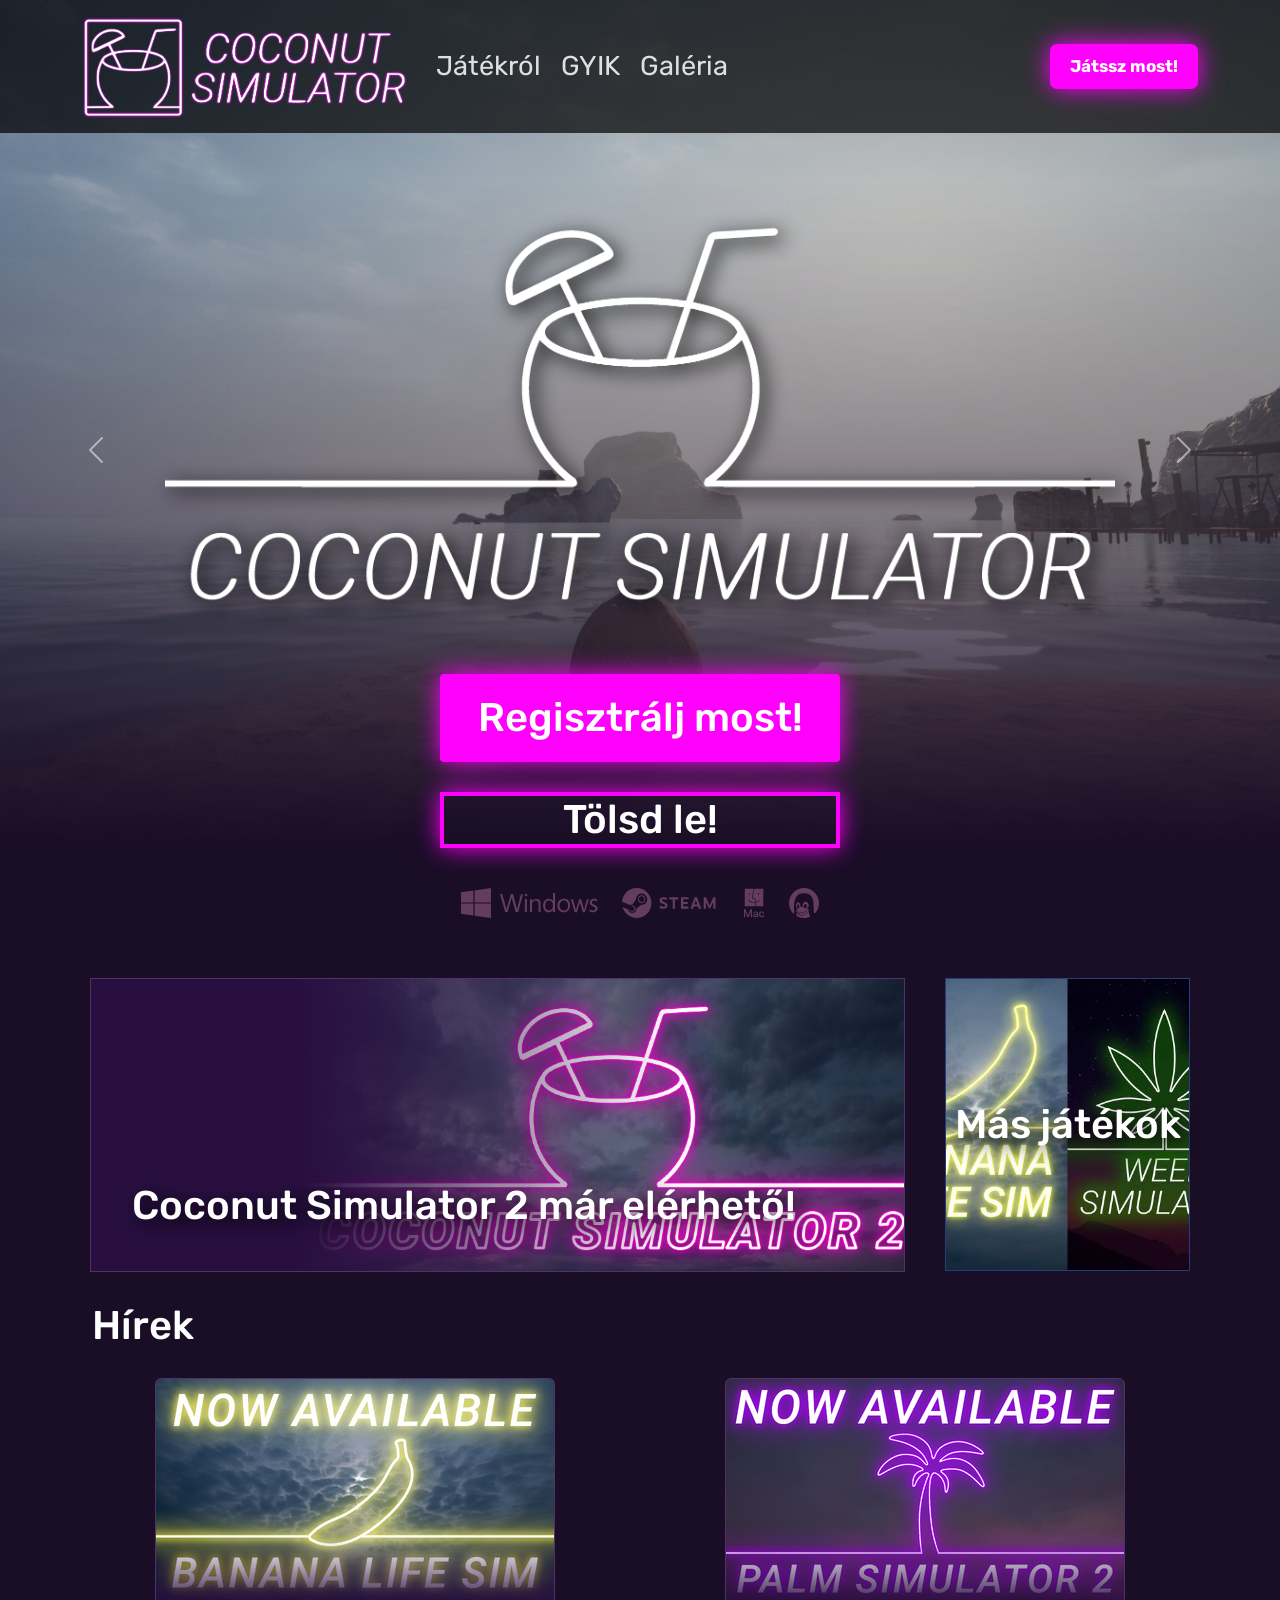
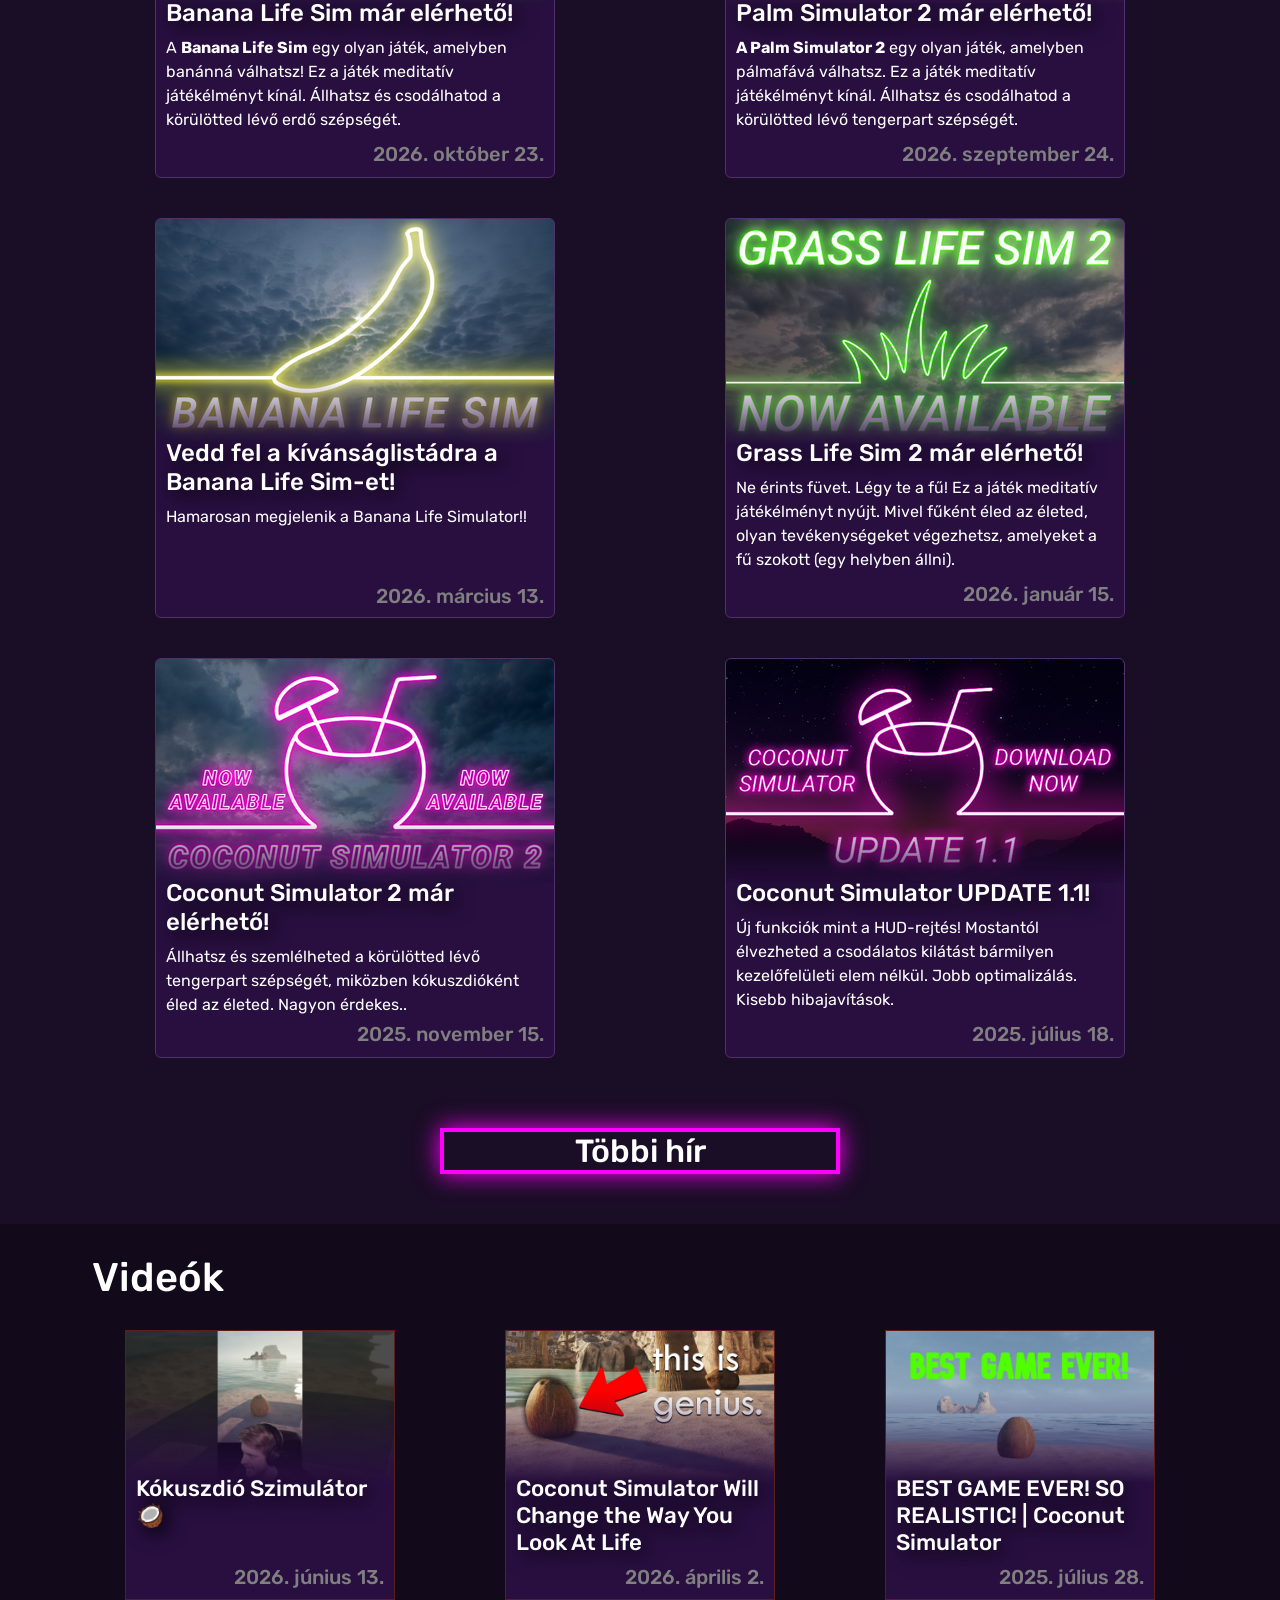
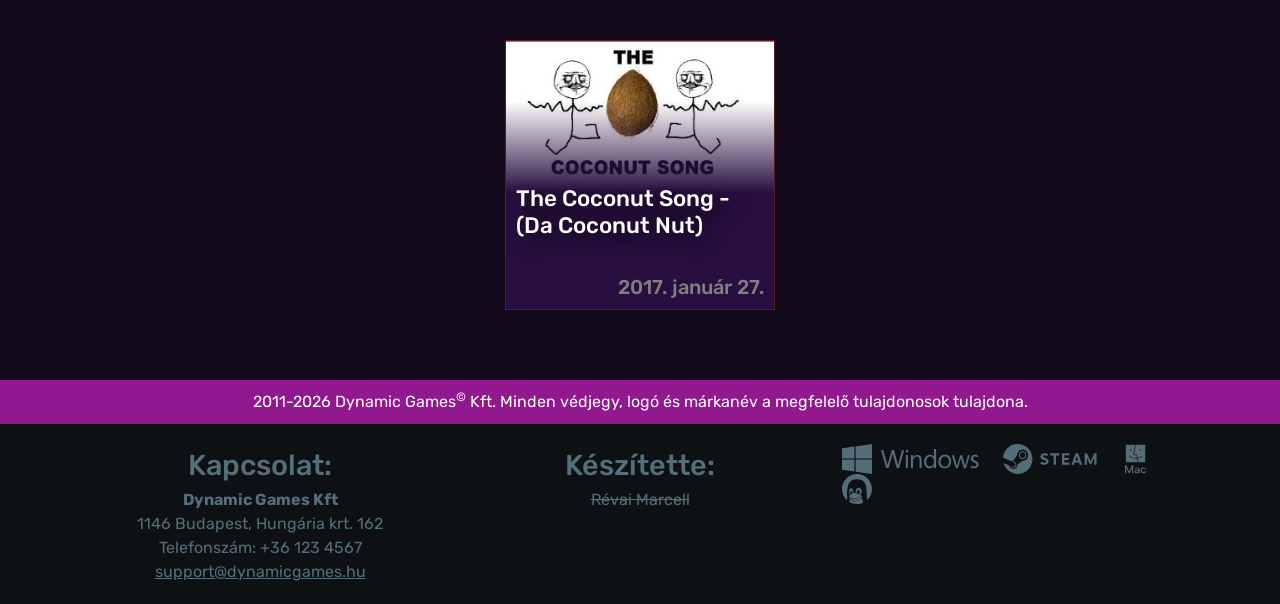
<file: index.html>
<!DOCTYPE html>
<html lang="hu">

<head>
    <meta charset="UTF-8">
    <meta name="viewport" content="width=device-width, initial-scale=1.0">
    <title>Coconut Simulator</title>
    <link rel="icon" href="PICS/logo4.png">
    <link rel="preconnect" href="https://fonts.googleapis.com">
    <link rel="preconnect" href="https://fonts.gstatic.com" crossorigin>
    <link href="https://fonts.googleapis.com/css2?family=Rubik:ital,wght@0,300..900;1,300..900&display=swap"
        rel="stylesheet">
    <link href="https://cdn.jsdelivr.net/npm/bootstrap@5.0.2/dist/css/bootstrap.min.css" rel="stylesheet"
        integrity="sha384-EVSTQN3/azprG1Anm3QDgpJLIm9Nao0Yz1ztcQTwFspd3yD65VohhpuuCOmLASjC" crossorigin="anonymous">
    <link rel="stylesheet" href="CSS/style.css">
    <style>
        * {
            font-family: "Rubik", sans-serif;
        }
    </style>
</head>

<body>
    <nav class="navbar navbar-expand-lg navbar-dark fixed-top">
        <div class="container">
            <a class="navbar-brand" href="#">
                <div class="navbarlogo">
                    <img src="PICS/logo5.png" alt="Logo" title="Logo" width="328" height="104"
                        class="d-inline-block align-text-top">
                </div>
            </a>
            <div class="collapse navbar-collapse" id="navbarNav">
                <ul class="navbar-nav">
                    <li class="nav-item">
                        <a href="infos.html">Játékról</a>
                    </li>
                    <li class="nav-item">
                        <a href="gyik.html">GYIK</a>
                    </li>
                    <li class="nav-item">
                        <a href="galery.html">Galéria</a>
                    </li>
                </ul>
            </div>
            <a href="https://store.steampowered.com/app/3335120/Coconut_Simulator" target="_blank" class="playnowbutton">Játssz most!</a>
            <button class="navbar-toggler" type="button" data-bs-toggle="collapse" data-bs-target="#navbarNav"
                aria-controls="navbarNav" aria-expanded="false" aria-label="Toggle navigation">
                <span class="navbar-toggler-icon"></span>
            </button>
        </div>
    </nav>

    <main>
        <div class="title container-fluid" style="padding: 0px;">
            <div id="carouselExample" class="carousel slide carousel-fade" data-bs-ride="carousel">
                <div class="carousel-inner">
                    <div class="carousel-item active">
                        <img src="PICS/screenshot1.jpg" class="d-block w-100" alt="Screenshot1">
                        <img src="PICS/fade.png" class="filter" alt="">
                    </div>
                    <div class="carousel-item">
                        <img src="PICS/screenshot2.jpg" class="d-block w-100" alt="Screenshot2">
                        <img src="PICS/fade.png" class="filter" alt="">
                    </div>
                    <div class="carousel-item">
                        <img src="PICS/screenshot3.jpg" class="d-block w-100" alt="Screenshot3">
                        <img src="PICS/fade.png" class="filter" alt="">
                    </div>
                    <div class="carousel-item">
                        <img src="PICS/screenshot4.jpg" class="d-block w-100" alt="Screenshot4">
                        <img src="PICS/fade.png" class="filter" alt="">
                    </div>
                    <div class="carousel-item">
                        <img src="PICS/screenshot5.jpg" class="d-block w-100" alt="Screenshot5">
                        <img src="PICS/fade.png" class="filter" alt="">
                    </div>
                </div>
                <button class="carousel-control-prev" type="button" data-bs-target="#carouselExample"
                    data-bs-slide="prev">
                    <span class="carousel-control-prev-icon" aria-hidden="true"></span>
                </button>
                <button class="carousel-control-next" type="button" data-bs-target="#carouselExample"
                    data-bs-slide="next">
                    <span class="carousel-control-next-icon" aria-hidden="true"></span>
                </button>
            </div>
            <div class="logodiv">
                <img src="PICS/logo6.png" alt="Főoldal logo" title="Főoldal logo">
            </div>
            <div class="registerbutton">
                <a href="https://store.steampowered.com/join">
                    <h1>Regisztrálj most!</h1>
                </a>
            </div>
            <div class="downloadbutton">
                <a href="https://store.steampowered.com/app/3335120/Coconut_Simulator">
                    <h1>Tölsd le!</h1>
                </a>
            </div>
        </div>
        <div class="platforms">
            <div class="row">
                <div class="col-auto">
                    <img src="PICS/svg/win.svg" alt="Windows" title="Windows">
                </div>
                <div class="col-auto">
                    <a href="https://store.steampowered.com/app/3335120/Coconut_Simulator" target="_blank"><img
                            src="PICS/svg/steam.svg" alt="Steam" title="Steam"></a>
                </div>
                <div class="col-auto">
                    <img src="PICS/svg/mac.svg" alt="MacOS" title="MacOS">
                </div>
                <div class="col-auto">
                    <a href="https://www.protondb.com/app/3335120" target="_blank"><img src="PICS/svg/linux.svg"
                            alt="Linux" title="Linux"></a>
                </div>
            </div>
        </div>
        <div class="cards container">
            <div class="mainnews">
                <div class="row">
                    <div class="col col-lg-9 col-12">
                        <a href="https://store.steampowered.com/app/3880190/Coconut_Simulator_2" target="_blank">
                            <div class="bigcard">
                                <h1>Coconut Simulator 2 már elérhető!</h1>
                            </div>
                        </a>
                    </div>
                    <div class="col col-lg-3 col-12">
                        <a href="https://store.steampowered.com/search/?hwtype=0&developer=Dynamic%20Games&ndl=1"
                            target="_blank">
                            <div class="othergames">
                                <h1>Más játékok</h1>
                            </div>
                        </a>
                    </div>
                </div>
            </div>
            <div class="news">
                <h1 class="NewsTitle">Hírek</h1>
                <div class="row">
                    <div class="col">
                        <a href="">
                            <div class="card" id="news6">
                                <h2>Banana Life Sim már elérhető!</h2>
                                <p>A <strong>Banana Life Sim</strong> egy olyan játék, amelyben banánná válhatsz!
                                    Ez a játék meditatív játékélményt kínál. Állhatsz és csodálhatod a körülötted lévő
                                    erdő szépségét.
                                </p>
                                <h3>2026. október 23.</h3>
                            </div>
                        </a>
                    </div>
                    <div class="col">
                        <a href="">
                            <div class="card" id="news5">
                                <h2>Palm Simulator 2 már elérhető!</h2>
                                <p>
                                    <strong>A Palm Simulator 2</strong> egy olyan játék, amelyben pálmafává válhatsz. 
                                    Ez a játék meditatív játékélményt kínál. Állhatsz és csodálhatod a körülötted lévő
                                    tengerpart szépségét.
                                </p>
                                <h3>2026. szeptember 24.</h3>
                            </div>
                        </a>
                    </div>
                    <div class="col">
                        <a href="">
                            <div class="card" id="news4">
                                <h2>Vedd fel a kívánságlistádra a Banana Life Sim-et!</h2>
                                <p>Hamarosan megjelenik a Banana Life Simulator!!</p>
                                <h3 style="margin-top: 55px;">2026. március 13.</h3>
                            </div>
                        </a>
                    </div>
                    <div class="col">
                        <a href="">
                            <div class="card" id="news3">
                                <h2>Grass Life Sim 2 már elérhető!</h2>
                                <p>Ne érints füvet. Légy te a fű! Ez a játék meditatív játékélményt nyújt. 
                                Mivel fűként éled az életed, olyan tevékenységeket végezhetsz, amelyeket a fű szokott (egy helyben állni).</p>
                                <h3>2026. január 15.</h3>
                            </div>
                        </a>
                    </div>
                    <div class="col">
                        <a href="">
                            <div class="card" id="news2">
                                <h2>Coconut Simulator 2 már elérhető!</h2>
                                <p>
                                    Állhatsz és szemlélheted a körülötted lévő tengerpart szépségét, miközben kókuszdióként éled az életed. Nagyon érdekes..
                                </p>
                                <h3 style="margin-top: 5px;">2025. november 15.</h3>
                            </div>
                        </a>
                    </div>
                    <div class="col">
                        <a href="">
                            <div class="card" id="news1">
                                <h2>Coconut Simulator UPDATE 1.1!</h2>
                                <p>Új funkciók mint a HUD-rejtés! 
                                    Mostantól élvezheted a csodálatos kilátást bármilyen kezelőfelületi elem nélkül. 
                                    Jobb optimalizálás. Kisebb hibajavítások.
                                </p>
                                <h3>2025. július 18.</h3>
                            </div>
                        </a>
                    </div>
                </div>
                <div class="downloadbutton" style="margin: 50px auto" >
                    <a href="https://store.steampowered.com/news/app/3335120">
                        <h2 style="margin: 0px;">Többi hír</h2>
                    </a>
                </div>
            </div>
        </div>
        <div class="videos container-fluid">
            <div class="videocards container">
                <h1 class="NewsTitle" style="margin-top: 20px;">Videók</h1>
                <div class="row">
                    <div class="col">
                        <a href="https://www.youtube.com/shorts/wGwb-GXtTVI" target="_blank" style="text-decoration: none;">
                            <div class="card2" id="video1">
                                <h2>Kókuszdió Szimulátor 🥥</h2>
                                <h3 style="margin-top: 35px;">2026. június 13.</h3>
                            </div>
                        </a>
                    </div>
                    <div class="col">
                        <a href="https://www.youtube.com/watch?v=dYvdXSC1Iz8&t" target="_blank" style="text-decoration: none;">
                            <div class="card2" id="video2">
                                <h2>Coconut Simulator Will Change the Way You Look At Life</h2>
                                <h3>2026. április 2.</h3>
                            </div>
                        </a>
                    </div>
                    <div class="col">
                        <a href="https://www.youtube.com/watch?v=VDt2jm8CkHg" target="_blank" style="text-decoration: none;">
                            <div class="card2" id="video3">
                                <h2>BEST GAME EVER! SO REALISTIC! | Coconut Simulator</h2>
                                <h3>2025. július 28.</h3>
                            </div>
                        </a>
                    </div>
                    <div class="col">
                        <a href="https://www.youtube.com/watch?v=PKQPey6L42M" target="_blank" style="text-decoration: none;">
                            <div class="card2" id="video4">
                                <h2>The Coconut Song - (Da Coconut Nut)</h2>
                                <h3 style="margin-top: 35px;">2017. január 27.</h3>
                            </div>
                        </a>
                    </div>
                </div>
            </div>
        </div>
    </main>
    <div class="earlyfooter">
      <div class="container text-center">
        <p>2011-2026 Dynamic Games<sup>©</sup> Kft. Minden védjegy, logó és márkanév a megfelelő tulajdonosok tulajdona.</p>
      </div>
    </div>
    <footer>
      <div class="container text-center">
        <div class="row">
          <div class="col">
            <p style="font-size: 180%; font-weight: 500;">Kapcsolat:</p>
            <strong>Dynamic Games Kft</strong>
            <p>1146 Budapest, Hungária krt. 162</p>
            <p>Telefonszám: +36 123 4567</p>
            <a href="mailto:support@dynamicgames.hu">support@dynamicgames.hu</a>
          </div>
          <div class="col">
            <p style="font-size: 180%; font-weight: 500;">Készítette:</p>
            <p><del>Révai Marcell</del></p>
          </div>
          <div class="col">
                <div class="row">
                    <div class="col-auto">
                        <img src="PICS/svg/win.svg" alt="Windows" title="Windows">
                    </div>
                    <div class="col-auto">
                        <a href="https://store.steampowered.com/app/3335120/Coconut_Simulator" target="_blank"><img
                                src="PICS/svg/steam.svg" alt="Steam" title="Steam"></a>
                    </div>
                    <div class="col-auto">
                        <img src="PICS/svg/mac.svg" alt="MacOS" title="MacOS">
                    </div>
                    <div class="col-auto">
                        <a href="https://www.protondb.com/app/3335120" target="_blank"><img src="PICS/svg/linux.svg"
                                alt="Linux" title="Linux"></a>
                    </div>
                </div>
          </div>
        </div>
      </div>
    </footer>
    <script src="https://cdn.jsdelivr.net/npm/@popperjs/core@2.9.2/dist/umd/popper.min.js"
        integrity="sha384-IQsoLXl5PILFhosVNubq5LC7Qb9DXgDA9i+tQ8Zj3iwWAwPtgFTxbJ8NT4GN1R8p"
        crossorigin="anonymous">
    </script>
    <script src="https://cdn.jsdelivr.net/npm/bootstrap@5.0.2/dist/js/bootstrap.min.js"
        integrity="sha384-cVKIPhGWiC2Al4u+LWgxfKTRIcfu0JTxR+EQDz/bgldoEyl4H0zUF0QKbrJ0EcQF"
        crossorigin="anonymous">
    </script>
</body>
</html>
</file>
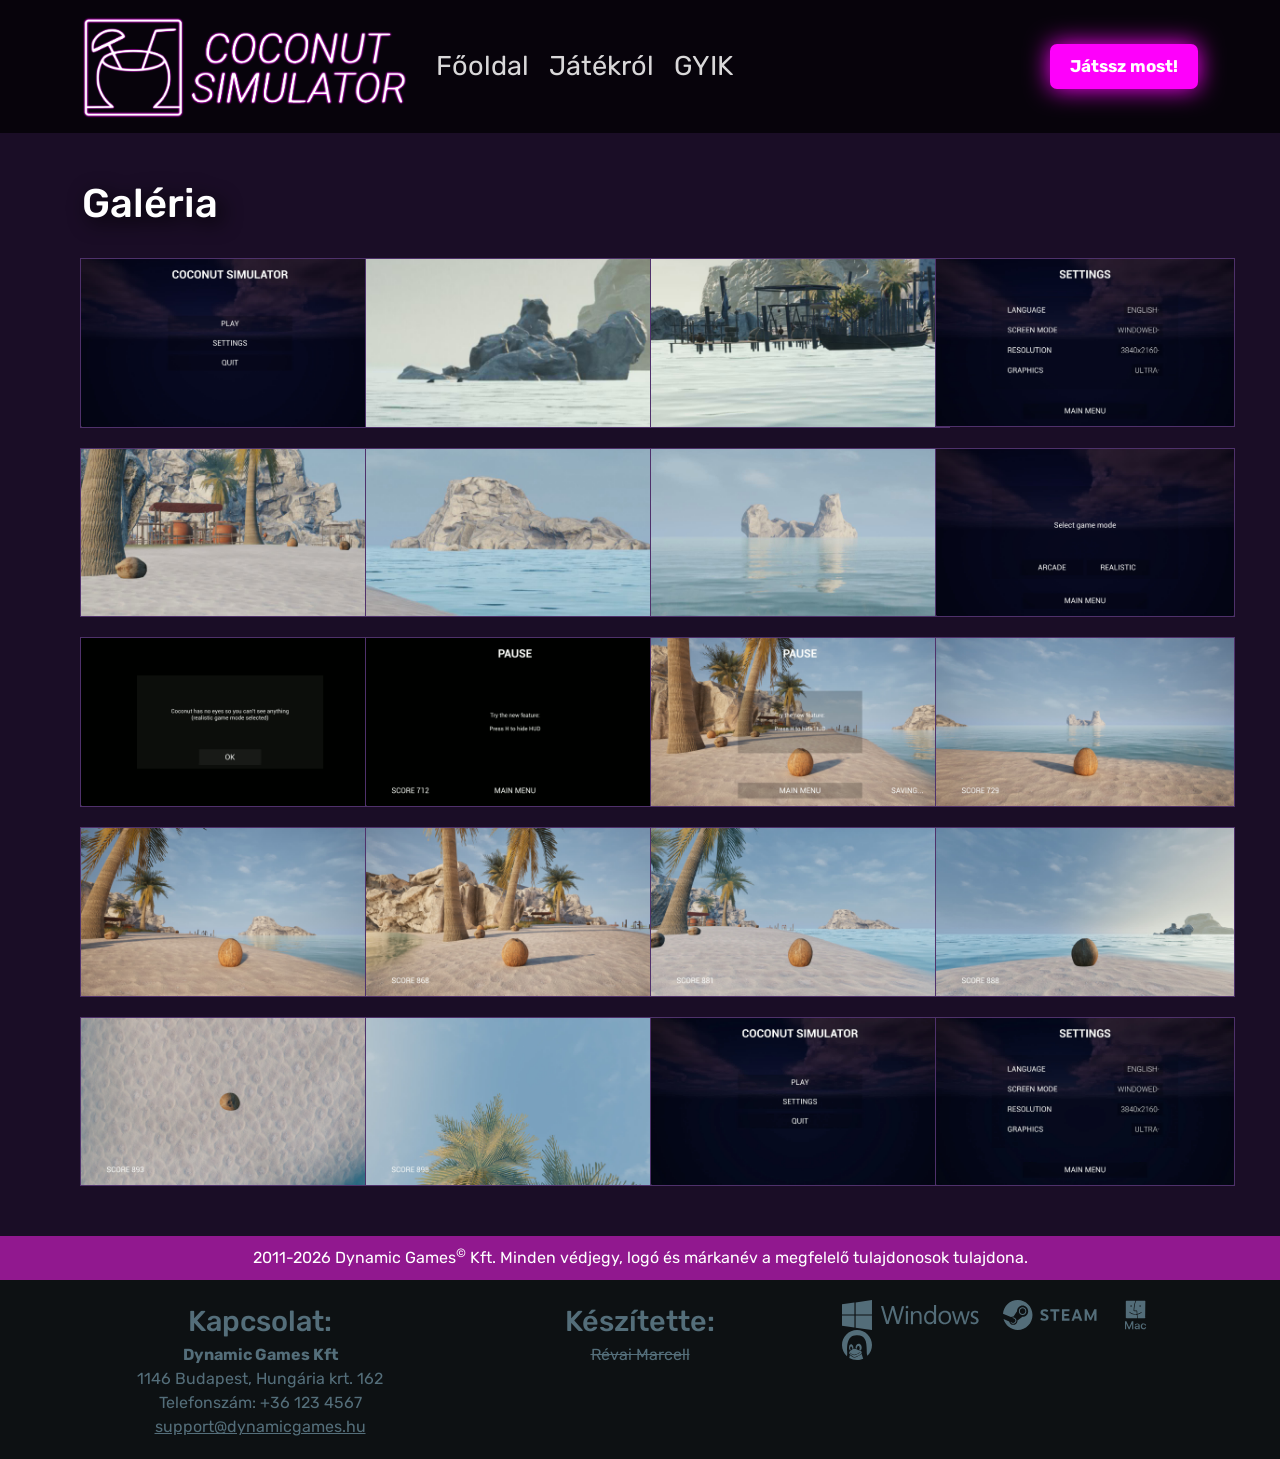
<file: galery.html>
<!DOCTYPE html>
<html lang="hu">

<head>
    <meta charset="UTF-8">
    <meta name="viewport" content="width=device-width, initial-scale=1.0">
    <title>Coconut Simulator</title>
    <link rel="icon" href="PICS/logo4.png">
    <link rel="preconnect" href="https://fonts.googleapis.com">
    <link rel="preconnect" href="https://fonts.gstatic.com" crossorigin>
    <link href="https://fonts.googleapis.com/css2?family=Rubik:ital,wght@0,300..900;1,300..900&display=swap"
        rel="stylesheet">
    <link href="https://cdn.jsdelivr.net/npm/bootstrap@5.0.2/dist/css/bootstrap.min.css" rel="stylesheet"
        integrity="sha384-EVSTQN3/azprG1Anm3QDgpJLIm9Nao0Yz1ztcQTwFspd3yD65VohhpuuCOmLASjC" crossorigin="anonymous">
    <link rel="stylesheet" href="CSS/style.css">
    <link rel="stylesheet" href="CSS/galery.css">
    <style>
        * {
            font-family: "Rubik", sans-serif;
        }
    </style>
</head>

<body>
    <nav class="navbar navbar-expand-lg navbar-dark fixed-top">
        <div class="container">
            <a class="navbar-brand" href="index.html">
                <div class="navbarlogo">
                    <img src="PICS/logo5.png" alt="Logo" title="Logo" width="328" height="104"
                        class="d-inline-block align-text-top">
                </div>
            </a>
            <div class="collapse navbar-collapse" id="navbarNav">
                <ul class="navbar-nav">
                    <li class="nav-item">
                        <a href="index.html">Főoldal</a>
                    </li>
                    <li class="nav-item">
                        <a href="infos.html">Játékról</a>
                    </li>
                    <li class="nav-item">
                        <a href="gyik.html">GYIK</a>
                    </li>
                </ul>
            </div>
            <a href="https://store.steampowered.com/app/3335120/Coconut_Simulator" target="_blank"
                class="playnowbutton">Játssz most!</a>
            <button class="navbar-toggler" type="button" data-bs-toggle="collapse" data-bs-target="#navbarNav"
                aria-controls="navbarNav" aria-expanded="false" aria-label="Toggle navigation">
                <span class="navbar-toggler-icon"></span>
            </button>
        </div>
    </nav>

    <main>
        <div class="pictures container">
            <h1>Galéria</h1>
            <div class="row row-cols-xl-4 row-cols-lg-3 row-cols-md-2 row-cols-1">
                <div class="col"><img src="PICS/galery/1.jpg" alt="Képernyőkép a játékból." title="Képernyőkép a játékból."></div>
                <div class="col"><img src="PICS/galery/2.jpg" alt="Képernyőkép a játékból." title="Képernyőkép a játékból."></div>
                <div class="col"><img src="PICS/galery/3.jpg" alt="Képernyőkép a játékból." title="Képernyőkép a játékból."></div>
                <div class="col"><img src="PICS/galery/4.jpg" alt="Képernyőkép a játékból." title="Képernyőkép a játékból."></div>
                <div class="col"><img src="PICS/galery/5.jpg" alt="Képernyőkép a játékból." title="Képernyőkép a játékból."></div>
                <div class="col"><img src="PICS/galery/6.jpg" alt="Képernyőkép a játékból." title="Képernyőkép a játékból."></div>
                <div class="col"><img src="PICS/galery/7.jpg" alt="Képernyőkép a játékból." title="Képernyőkép a játékból."></div>
                <div class="col"><img src="PICS/galery/8.jpg" alt="Képernyőkép a játékból." title="Képernyőkép a játékból."></div>
                <div class="col"><img src="PICS/galery/9.jpg" alt="Képernyőkép a játékból." title="Képernyőkép a játékból."></div>
                <div class="col"><img src="PICS/galery/10.jpg" alt="Képernyőkép a játékból." title="Képernyőkép a játékból."></div>
                <div class="col"><img src="PICS/galery/11.jpg" alt="Képernyőkép a játékból." title="Képernyőkép a játékból."></div>
                <div class="col"><img src="PICS/galery/12.jpg" alt="Képernyőkép a játékból." title="Képernyőkép a játékból."></div>
                <div class="col"><img src="PICS/galery/13.jpg" alt="Képernyőkép a játékból." title="Képernyőkép a játékból."></div>
                <div class="col"><img src="PICS/galery/14.jpg" alt="Képernyőkép a játékból." title="Képernyőkép a játékból."></div>
                <div class="col"><img src="PICS/galery/15.jpg" alt="Képernyőkép a játékból." title="Képernyőkép a játékból."></div>
                <div class="col"><img src="PICS/galery/16.jpg" alt="Képernyőkép a játékból." title="Képernyőkép a játékból."></div>
                <div class="col"><img src="PICS/galery/17.jpg" alt="Képernyőkép a játékból." title="Képernyőkép a játékból."></div>
                <div class="col"><img src="PICS/galery/18.jpg" alt="Képernyőkép a játékból." title="Képernyőkép a játékból."></div>
                <div class="col"><img src="PICS/galery/19.jpg" alt="Képernyőkép a játékból." title="Képernyőkép a játékból."></div>
                <div class="col"><img src="PICS/galery/20.jpg" alt="Képernyőkép a játékból." title="Képernyőkép a játékból."></div>
            </div>
        </div>
    </main>
    <div class="earlyfooter">
        <div class="container text-center">
            <p>2011-2026 Dynamic Games<sup>©</sup> Kft. Minden védjegy, logó és márkanév a megfelelő tulajdonosok tulajdona.</p>
        </div>
    </div>
    <footer>
        <div class="container text-center">
            <div class="row">
                <div class="col">
                    <p style="font-size: 180%; font-weight: 500;">Kapcsolat:</p>
                    <strong>Dynamic Games Kft</strong>
                    <p>1146 Budapest, Hungária krt. 162</p>
                    <p>Telefonszám: +36 123 4567</p>
                    <a href="mailto:support@dynamicgames.hu">support@dynamicgames.hu</a>
                </div>
                <div class="col">
                    <p style="font-size: 180%; font-weight: 500;">Készítette:</p>
                    <p><del>Révai Marcell</del></p>
                </div>
                <div class="col">
                    <div class="row">
                        <div class="col-auto">
                            <img src="PICS/svg/win.svg" alt="Windows" title="Windows">
                        </div>
                        <div class="col-auto">
                            <a href="https://store.steampowered.com/app/3335120/Coconut_Simulator" target="_blank"><img
                                    src="PICS/svg/steam.svg" alt="Steam" title="Steam"></a>
                        </div>
                        <div class="col-auto">
                            <img src="PICS/svg/mac.svg" alt="MacOS" title="MacOS">
                        </div>
                        <div class="col-auto">
                            <a href="https://www.protondb.com/app/3335120" target="_blank"><img src="PICS/svg/linux.svg"
                                    alt="Linux" title="Linux"></a>
                        </div>
                    </div>
                </div>
            </div>
        </div>
    </footer>
<script src="https://cdn.jsdelivr.net/npm/@popperjs/core@2.9.2/dist/umd/popper.min.js"
    integrity="sha384-IQsoLXl5PILFhosVNubq5LC7Qb9DXgDA9i+tQ8Zj3iwWAwPtgFTxbJ8NT4GN1R8p" crossorigin="anonymous">
    </script>
<script src="https://cdn.jsdelivr.net/npm/bootstrap@5.0.2/dist/js/bootstrap.min.js"
    integrity="sha384-cVKIPhGWiC2Al4u+LWgxfKTRIcfu0JTxR+EQDz/bgldoEyl4H0zUF0QKbrJ0EcQF" crossorigin="anonymous">
    </script>
</body>
</html>
</file>
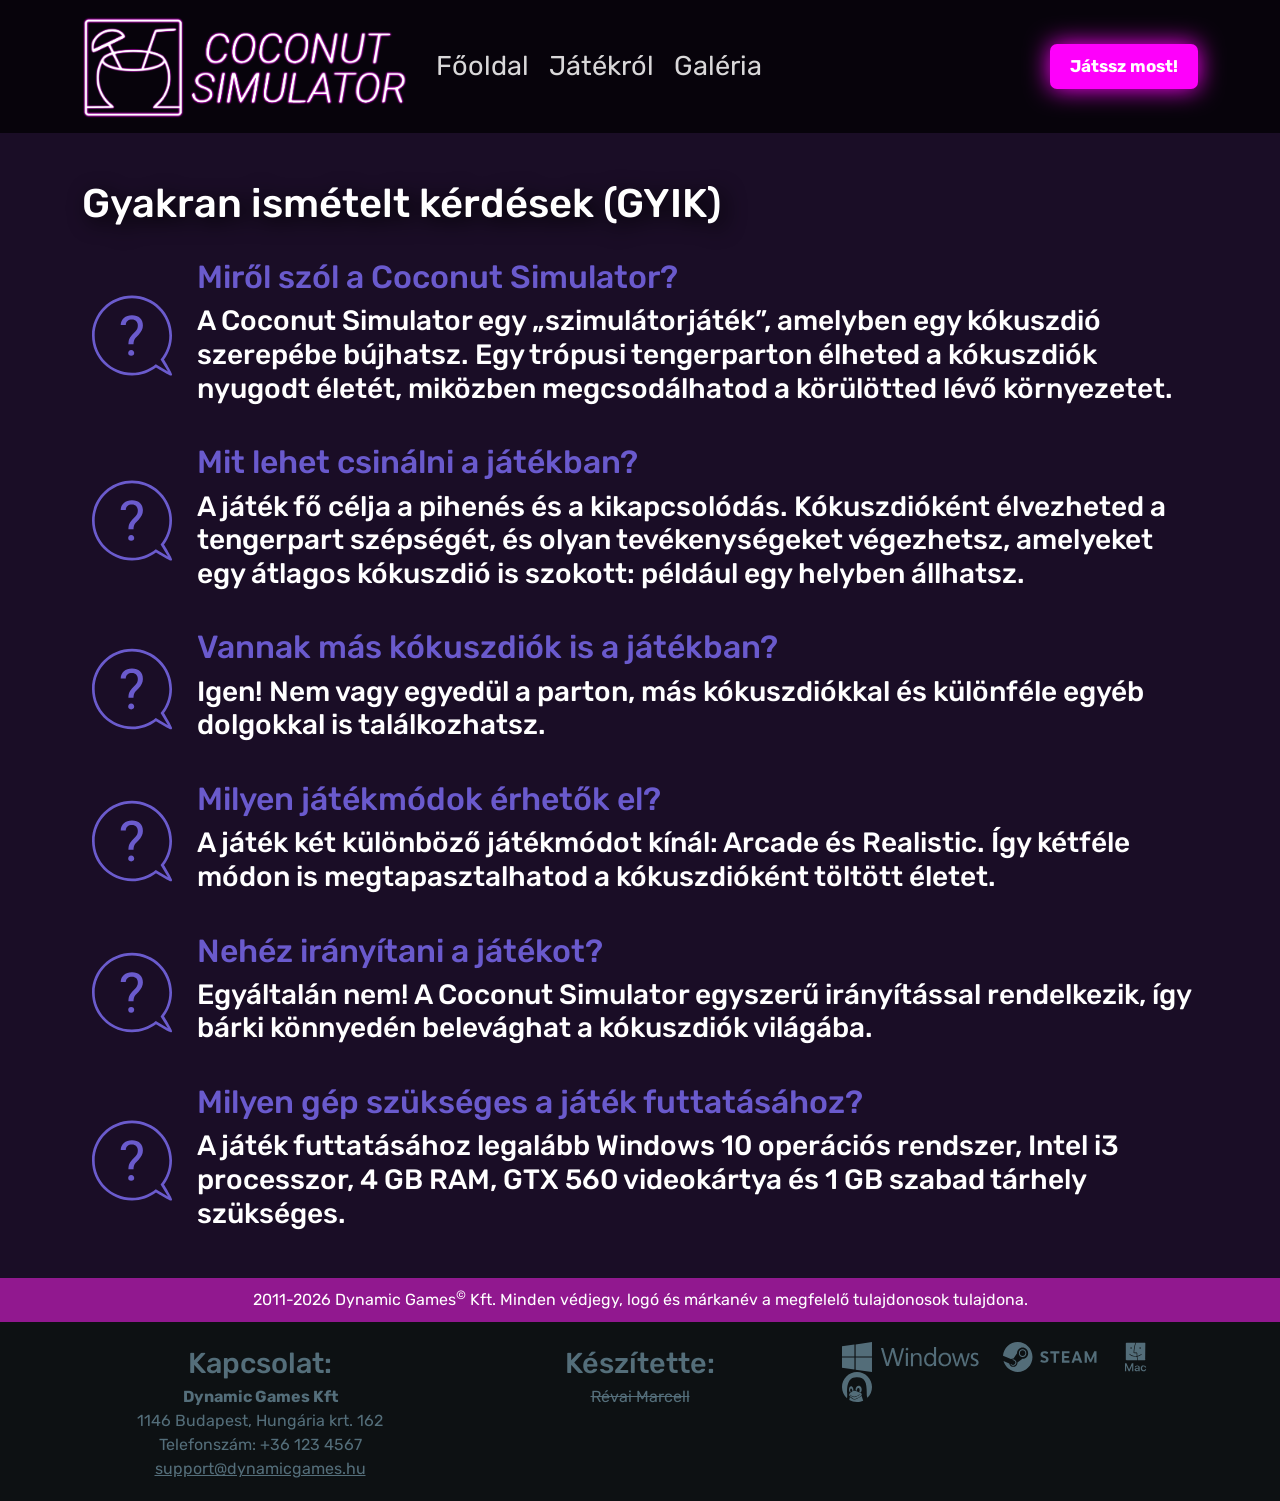
<file: gyik.html>
<!DOCTYPE html>
<html lang="hu">

<head>
    <meta charset="UTF-8">
    <meta name="viewport" content="width=device-width, initial-scale=1.0">
    <title>Coconut Simulator</title>
    <link rel="icon" href="PICS/logo4.png">
    <link rel="preconnect" href="https://fonts.googleapis.com">
    <link rel="preconnect" href="https://fonts.gstatic.com" crossorigin>
    <link href="https://fonts.googleapis.com/css2?family=Rubik:ital,wght@0,300..900;1,300..900&display=swap"
        rel="stylesheet">
    <link href="https://cdn.jsdelivr.net/npm/bootstrap@5.0.2/dist/css/bootstrap.min.css" rel="stylesheet"
        integrity="sha384-EVSTQN3/azprG1Anm3QDgpJLIm9Nao0Yz1ztcQTwFspd3yD65VohhpuuCOmLASjC" crossorigin="anonymous">
    <link rel="stylesheet" href="CSS/style.css">
    <link rel="stylesheet" href="CSS/gyik.css">
    <style>
        * {
            font-family: "Rubik", sans-serif;
        }
    </style>
</head>

<body>
    <nav class="navbar navbar-expand-lg navbar-dark fixed-top">
        <div class="container">
            <a class="navbar-brand" href="index.html">
                <div class="navbarlogo">
                    <img src="PICS/logo5.png" alt="Logo" title="Logo" width="328" height="104"
                        class="d-inline-block align-text-top">
                </div>
            </a>
            <div class="collapse navbar-collapse" id="navbarNav">
                <ul class="navbar-nav">
                    <li class="nav-item">
                        <a href="index.html">Főoldal</a>
                    </li>
                    <li class="nav-item">
                        <a href="infos.html">Játékról</a>
                    </li>
                    <li class="nav-item">
                        <a href="galery.html">Galéria</a>
                    </li>
                </ul>
            </div>
            <a href="https://store.steampowered.com/app/3335120/Coconut_Simulator" target="_blank"
                class="playnowbutton">Játssz most!</a>
            <button class="navbar-toggler" type="button" data-bs-toggle="collapse" data-bs-target="#navbarNav"
                aria-controls="navbarNav" aria-expanded="false" aria-label="Toggle navigation">
                <span class="navbar-toggler-icon"></span>
            </button>
        </div>
    </nav>

    <main>
        <div class="questions container">
            <h1>Gyakran ismételt kérdések (GYIK)</h1>
            <div class="question">
                <img src="PICS/svg/question.svg" title="icon">
                <div class="thequestion">
                    <h2>Miről szól a Coconut Simulator?</h2>
                    <h3>A Coconut Simulator egy <q>szimulátorjáték</q>, amelyben egy kókuszdió szerepébe bújhatsz. Egy trópusi
                        tengerparton élheted a kókuszdiók nyugodt életét, miközben megcsodálhatod a körülötted lévő
                        környezetet.
                    </h3>
                </div>
            </div>
            <div class="question">
                <img src="PICS/svg/question.svg" title="icon">
                <div class="thequestion">
                    <h2>Mit lehet csinálni a játékban?</h2>
                    <h3>A játék fő célja a pihenés és a kikapcsolódás. Kókuszdióként élvezheted a tengerpart szépségét,
                        és olyan tevékenységeket végezhetsz, amelyeket egy átlagos kókuszdió is szokott: például egy
                        helyben állhatsz.
                    </h3>
                </div>
            </div>
            <div class="question">
                <img src="PICS/svg/question.svg" title="icon">
                <div class="thequestion">
                    <h2>Vannak más kókuszdiók is a játékban?</h2>
                    <h3>Igen! Nem vagy egyedül a parton, más kókuszdiókkal és különféle egyéb dolgokkal is
                        találkozhatsz.
                    </h3>
                </div>
            </div>
            <div class="question">
                <img src="PICS/svg/question.svg" title="icon">
                <div class="thequestion">
                    <h2>Milyen játékmódok érhetők el?</h2>
                    <h3>A játék két különböző játékmódot kínál: Arcade és Realistic. Így kétféle módon is
                        megtapasztalhatod a kókuszdióként töltött életet.
                    </h3>
                </div>
            </div>
            <div class="question">
                <img src="PICS/svg/question.svg" title="icon">
                <div class="thequestion">
                    <h2>Nehéz irányítani a játékot?</h2>
                    <h3>Egyáltalán nem! A Coconut Simulator egyszerű irányítással rendelkezik, így bárki könnyedén
                        belevághat a kókuszdiók világába.
                    </h3>
                </div>
            </div>
            <div class="question">
                <img src="PICS/svg/question.svg" title="icon">
                <div class="thequestion">
                    <h2>Milyen gép szükséges a játék futtatásához?</h2>
                    <h3>A játék futtatásához legalább Windows 10 operációs rendszer, Intel i3 processzor, 4 GB RAM, GTX
                        560 videokártya és 1 GB szabad tárhely szükséges.
                    </h3>
                </div>
            </div>
        </div>
    </main>
    <div class="earlyfooter">
        <div class="container text-center">
            <p>2011-2026 Dynamic Games<sup>©</sup> Kft. Minden védjegy, logó és márkanév a megfelelő tulajdonosok tulajdona.</p>
        </div>
    </div>
    <footer>
        <div class="container text-center">
            <div class="row">
                <div class="col">
                    <p style="font-size: 180%; font-weight: 500;">Kapcsolat:</p>
                    <strong>Dynamic Games Kft</strong>
                    <p>1146 Budapest, Hungária krt. 162</p>
                    <p>Telefonszám: +36 123 4567</p>
                    <a href="mailto:support@dynamicgames.hu">support@dynamicgames.hu</a>
                </div>
                <div class="col">
                    <p style="font-size: 180%; font-weight: 500;">Készítette:</p>
                    <p><del>Révai Marcell</del></p>
                </div>
                <div class="col">
                    <div class="row">
                        <div class="col-auto">
                            <img src="PICS/svg/win.svg" alt="Windows" title="Windows">
                        </div>
                        <div class="col-auto">
                            <a href="https://store.steampowered.com/app/3335120/Coconut_Simulator" target="_blank"><img
                                    src="PICS/svg/steam.svg" alt="Steam" title="Steam"></a>
                        </div>
                        <div class="col-auto">
                            <img src="PICS/svg/mac.svg" alt="MacOS" title="MacOS">
                        </div>
                        <div class="col-auto">
                            <a href="https://www.protondb.com/app/3335120" target="_blank"><img src="PICS/svg/linux.svg"
                                    alt="Linux" title="Linux"></a>
                        </div>
                    </div>
                </div>
            </div>
        </div>
    </footer>
<script src="https://cdn.jsdelivr.net/npm/@popperjs/core@2.9.2/dist/umd/popper.min.js"
    integrity="sha384-IQsoLXl5PILFhosVNubq5LC7Qb9DXgDA9i+tQ8Zj3iwWAwPtgFTxbJ8NT4GN1R8p" crossorigin="anonymous">
    </script>
<script src="https://cdn.jsdelivr.net/npm/bootstrap@5.0.2/dist/js/bootstrap.min.js"
    integrity="sha384-cVKIPhGWiC2Al4u+LWgxfKTRIcfu0JTxR+EQDz/bgldoEyl4H0zUF0QKbrJ0EcQF" crossorigin="anonymous">
    </script>
</body>

</html>
</file>
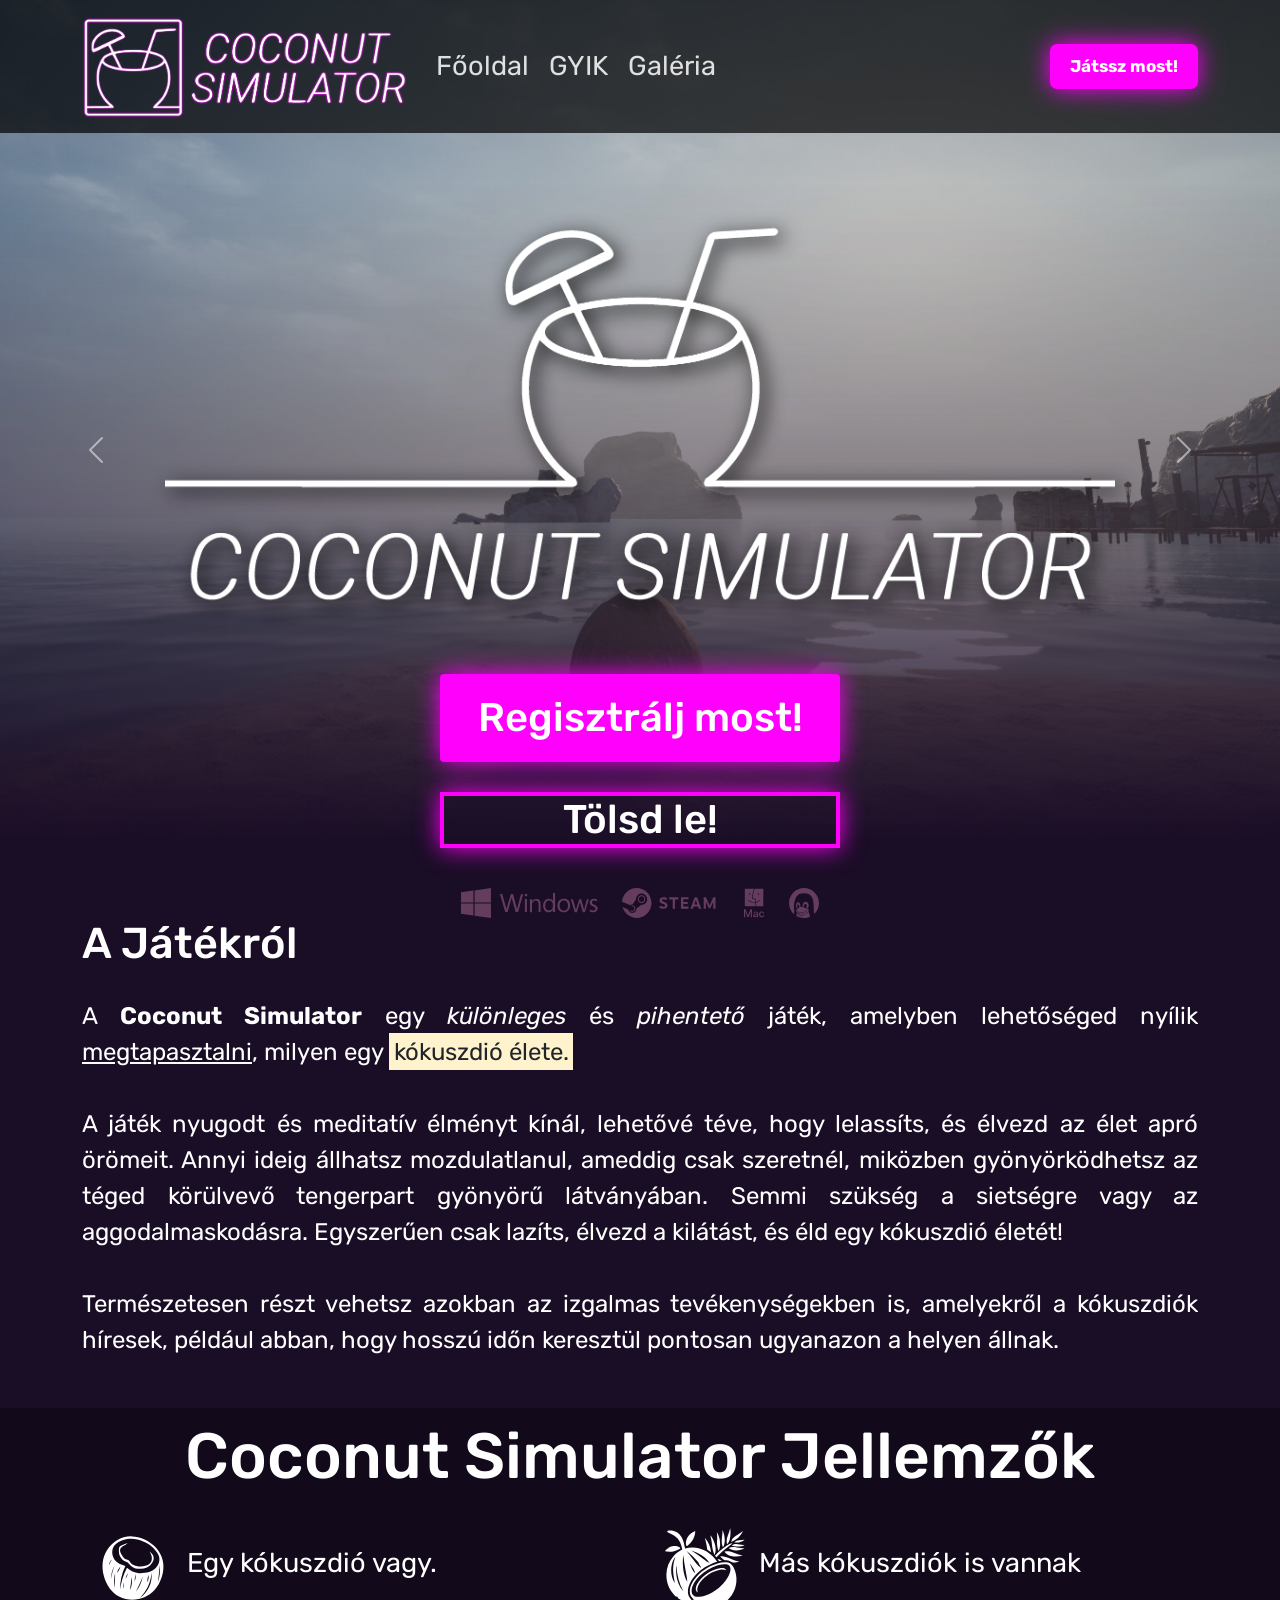
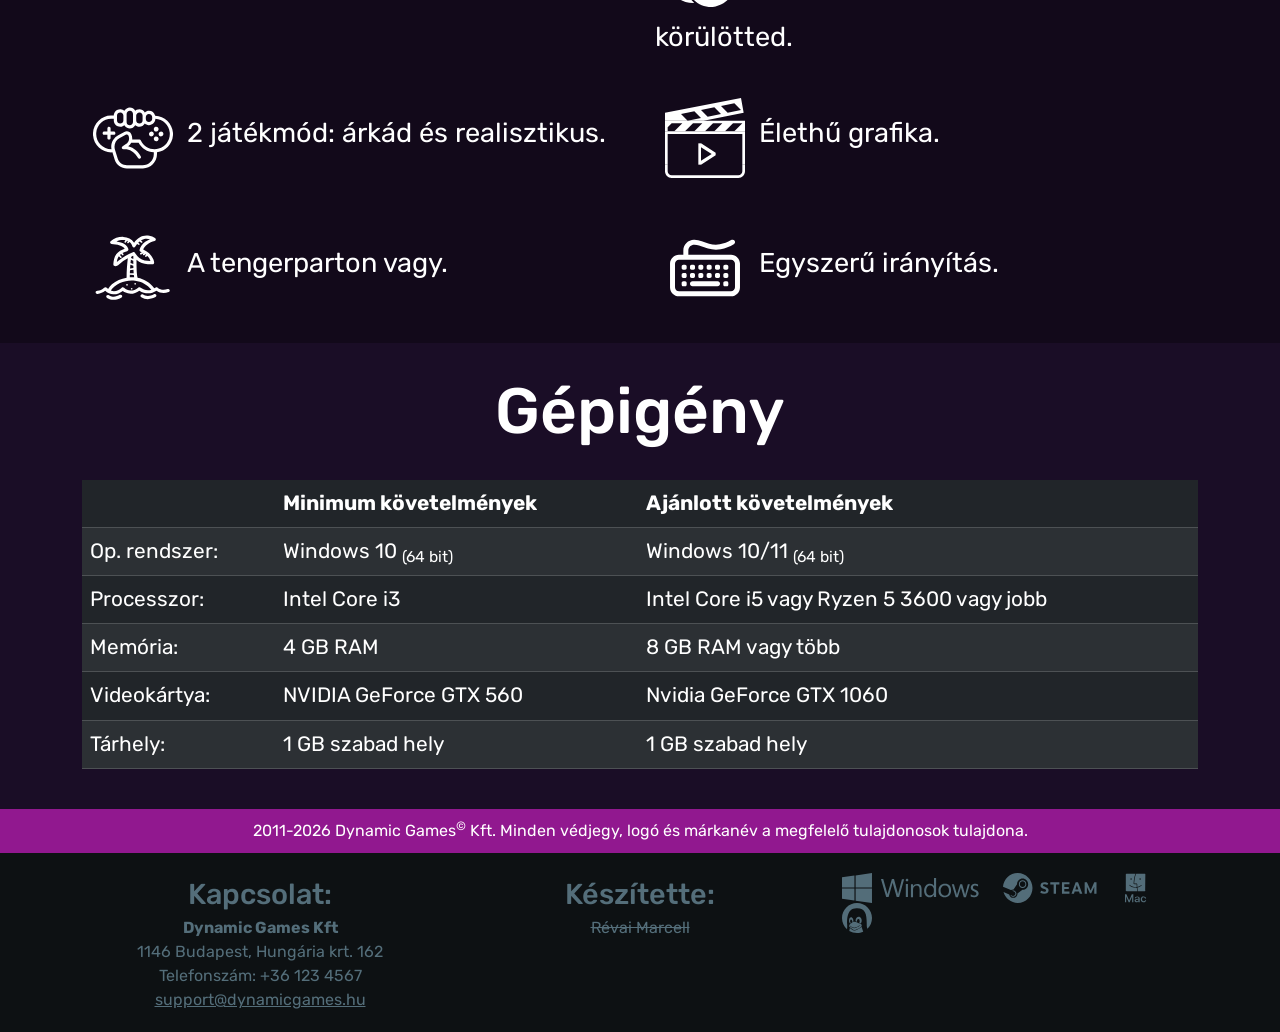
<file: infos.html>
<!DOCTYPE html>
<html lang="hu">

<head>
    <meta charset="UTF-8">
    <meta name="viewport" content="width=device-width, initial-scale=1.0">
    <title>Coconut Simulator</title>
    <link rel="icon" href="PICS/logo4.png">
    <link rel="preconnect" href="https://fonts.googleapis.com">
    <link rel="preconnect" href="https://fonts.gstatic.com" crossorigin>
    <link href="https://fonts.googleapis.com/css2?family=Rubik:ital,wght@0,300..900;1,300..900&display=swap"
        rel="stylesheet">
    <link href="https://cdn.jsdelivr.net/npm/bootstrap@5.0.2/dist/css/bootstrap.min.css" rel="stylesheet"
        integrity="sha384-EVSTQN3/azprG1Anm3QDgpJLIm9Nao0Yz1ztcQTwFspd3yD65VohhpuuCOmLASjC" crossorigin="anonymous">
    <link rel="stylesheet" href="CSS/style.css">
    <link rel="stylesheet" href="CSS/infos.css">
    <style>
        * {
            font-family: "Rubik", sans-serif;
        }
    </style>
</head>


<body>
    <nav class="navbar navbar-expand-lg navbar-dark fixed-top">
        <div class="container">
            <a class="navbar-brand" href="index.html">
                <div class="navbarlogo">
                    <img src="PICS/logo5.png" alt="Logo" title="Logo" width="328" height="104"
                        class="d-inline-block align-text-top">
                </div>
            </a>
            <div class="collapse navbar-collapse" id="navbarNav">
                <ul class="navbar-nav">
                    <li class="nav-item">
                        <a href="index.html">Főoldal</a>
                    </li>
                    <li class="nav-item">
                        <a href="gyik.html">GYIK</a>
                    </li>
                    <li class="nav-item">
                        <a href="galery.html">Galéria</a>
                    </li>
                </ul>
            </div>
            <a href="https://store.steampowered.com/app/3335120/Coconut_Simulator" target="_blank"
                class="playnowbutton">Játssz most!</a>
            <button class="navbar-toggler" type="button" data-bs-toggle="collapse" data-bs-target="#navbarNav"
                aria-controls="navbarNav" aria-expanded="false" aria-label="Toggle navigation">
                <span class="navbar-toggler-icon"></span>
            </button>
        </div>
    </nav>

    <main>
        <div class="title container-fluid" style="padding: 0px;">
            <div id="carouselExample" class="carousel slide carousel-fade" data-bs-ride="carousel">
                <div class="carousel-inner">
                    <div class="carousel-item active">
                        <img src="PICS/screenshot1.jpg" class="d-block w-100" alt="Screenshot1">
                        <img src="PICS/fade.png" class="filter" alt="">
                    </div>
                    <div class="carousel-item">
                        <img src="PICS/screenshot2.jpg" class="d-block w-100" alt="Screenshot2">
                        <img src="PICS/fade.png" class="filter" alt="">
                    </div>
                    <div class="carousel-item">
                        <img src="PICS/screenshot3.jpg" class="d-block w-100" alt="Screenshot3">
                        <img src="PICS/fade.png" class="filter" alt="">
                    </div>
                    <div class="carousel-item">
                        <img src="PICS/screenshot4.jpg" class="d-block w-100" alt="Screenshot4">
                        <img src="PICS/fade.png" class="filter" alt="">
                    </div>
                    <div class="carousel-item">
                        <img src="PICS/screenshot5.jpg" class="d-block w-100" alt="Screenshot5">
                        <img src="PICS/fade.png" class="filter" alt="">
                    </div>
                </div>
                <button class="carousel-control-prev" type="button" data-bs-target="#carouselExample"
                    data-bs-slide="prev">
                    <span class="carousel-control-prev-icon" aria-hidden="true"></span>
                </button>
                <button class="carousel-control-next" type="button" data-bs-target="#carouselExample"
                    data-bs-slide="next">
                    <span class="carousel-control-next-icon" aria-hidden="true"></span>
                </button>
            </div>
            <div class="logodiv">
                <img src="PICS/logo6.png" alt="Főoldal logo" title="Főoldal logo">
            </div>
            <div class="registerbutton">
                <a href="https://store.steampowered.com/join">
                    <h1>Regisztrálj most!</h1>
                </a>
            </div>
            <div class="downloadbutton">
                <a href="https://store.steampowered.com/app/3335120/Coconut_Simulator">
                    <h1>Tölsd le!</h1>
                </a>
            </div>
        </div>
        <div class="platforms">
            <div class="row">
                <div class="col-auto">
                    <img src="PICS/svg/win.svg" alt="Windows" title="Windows">
                </div>
                <div class="col-auto">
                    <a href="https://store.steampowered.com/app/3335120/Coconut_Simulator" target="_blank"><img
                            src="PICS/svg/steam.svg" alt="Steam" title="Steam"></a>
                </div>
                <div class="col-auto">
                    <img src="PICS/svg/mac.svg" alt="MacOS" title="MacOS">
                </div>
                <div class="col-auto">
                    <a href="https://www.protondb.com/app/3335120" target="_blank"><img src="PICS/svg/linux.svg"
                            alt="Linux" title="Linux"></a>
                </div>
            </div>
        </div>
        <div class="description container">
            <article>
                <h2 style="font-size: 270%;">A Játékról</h2>
                <p>A <strong>Coconut Simulator</strong> egy <em>különleges</em> és <em>pihentető</em> játék, amelyben lehetőséged nyílik <ins>megtapasztalni</ins>, milyen
                    egy <mark>kókuszdió élete.</mark><br><br>
                    A játék nyugodt és meditatív élményt kínál, lehetővé téve, hogy lelassíts, és élvezd az élet apró
                    örömeit. Annyi ideig állhatsz mozdulatlanul, ameddig csak szeretnél, miközben gyönyörködhetsz az téged
                    körülvevő tengerpart gyönyörű látványában. Semmi szükség a sietségre vagy az aggodalmaskodásra.
                    Egyszerűen csak lazíts, élvezd a kilátást, és éld egy kókuszdió életét!<br><br>
                    Természetesen részt vehetsz azokban az izgalmas tevékenységekben is, amelyekről a kókuszdiók híresek,
                    például abban, hogy hosszú időn keresztül pontosan ugyanazon a helyen állnak.
                </p>
            </article>
        </div>
        <div class="featuresbackground container-fluid">
            <div class="features container">
                <h1>Coconut Simulator Jellemzők</h1>
                <div class="row row-cols-md-2 row-cols-1">
                    <div class="col"><img src="PICS/svg/feature1.svg" title="icon" class="feature">
                        <p class="feature">Egy kókuszdió vagy.</p>
                    </div>
                    <div class="col"><img src="PICS/svg/feature2.svg" title="icon" class="feature">
                        <p class="feature">Más kókuszdiók is vannak körülötted.</p>
                    </div>
                    <div class="col"><img src="PICS/svg/feature3.svg" title="icon" class="feature">
                        <p class="feature">2 játékmód: árkád és realisztikus.</p>
                    </div>
                    <div class="col"><img src="PICS/svg/feature4.svg" title="icon" class="feature">
                        <p class="feature">Élethű grafika.</p>
                    </div>
                    <div class="col"><img src="PICS/svg/feature5.svg" title="icon" class="feature">
                        <p class="feature">A tengerparton vagy.</p>
                    </div>
                    <div class="col"><img src="PICS/svg/feature6.svg" title="icon" class="feature">
                        <p class="feature">Egyszerű irányítás.</p>
                    </div>
                </div>
            </div>
        </div>
        <div class="requirements container">
            <h1>Gépigény</h1>
            <table class="table table-dark table-striped">
                <thead>
                    <tr>
                        <th scope="col"></th>
                        <th scope="col">Minimum követelmények</th>
                        <th scope="col">Ajánlott követelmények</th>
                    </tr>
                </thead>
                <tbody>
                    <tr>
                        <td>Op. rendszer:</td>
                        <td>Windows 10 <sub>(64 bit)</sub></td>
                        <td>Windows 10/11 <sub>(64 bit)</sub></td>
                    </tr>
                    <tr>
                        <td>Processzor:</td>
                        <td>Intel Core i3</td>
                        <td>Intel Core i5 vagy Ryzen 5 3600 vagy jobb</td>
                    </tr>
                    <tr>
                        <td>Memória:</td>
                        <td>4 GB RAM</td>
                        <td>8 GB RAM vagy több</td>
                    </tr>
                    <tr>
                        <td>Videokártya:</td>
                        <td>NVIDIA GeForce GTX 560</td>
                        <td>Nvidia GeForce GTX 1060</td>
                    </tr>
                    <tr>
                        <td>Tárhely:</td>
                        <td>1 GB szabad hely</td>
                        <td>1 GB szabad hely</td>
                    </tr>
                </tbody>
            </table>
        </div>

    </main>
    <div class="earlyfooter">
        <div class="container text-center">
            <p>2011-2026 Dynamic Games<sup>©</sup> Kft. Minden védjegy, logó és márkanév a megfelelő tulajdonosok tulajdona.</p>
        </div>
    </div>
    <footer>
        <div class="container text-center">
            <div class="row">
                <div class="col">
                    <p style="font-size: 180%; font-weight: 500;">Kapcsolat:</p>
                    <strong>Dynamic Games Kft</strong>
                    <p>1146 Budapest, Hungária krt. 162</p>
                    <p>Telefonszám: +36 123 4567</p>
                    <a href="mailto:support@dynamicgames.hu">support@dynamicgames.hu</a>
                </div>
                <div class="col">
                    <p style="font-size: 180%; font-weight: 500;">Készítette:</p>
                    <p><del>Révai Marcell</del></p>
                </div>
                <div class="col">
                    <div class="row">
                        <div class="col-auto">
                            <img src="PICS/svg/win.svg" alt="Windows" title="Windows">
                        </div>
                        <div class="col-auto">
                            <a href="https://store.steampowered.com/app/3335120/Coconut_Simulator" target="_blank"><img
                                    src="PICS/svg/steam.svg" alt="Steam" title="Steam"></a>
                        </div>
                        <div class="col-auto">
                            <img src="PICS/svg/mac.svg" alt="MacOS" title="MacOS">
                        </div>
                        <div class="col-auto">
                            <a href="https://www.protondb.com/app/3335120" target="_blank"><img src="PICS/svg/linux.svg"
                                    alt="Linux" title="Linux"></a>
                        </div>
                    </div>
                </div>
            </div>
        </div>
    </footer>
<script src="https://cdn.jsdelivr.net/npm/@popperjs/core@2.9.2/dist/umd/popper.min.js"
    integrity="sha384-IQsoLXl5PILFhosVNubq5LC7Qb9DXgDA9i+tQ8Zj3iwWAwPtgFTxbJ8NT4GN1R8p" crossorigin="anonymous">
    </script>
<script src="https://cdn.jsdelivr.net/npm/bootstrap@5.0.2/dist/js/bootstrap.min.js"
    integrity="sha384-cVKIPhGWiC2Al4u+LWgxfKTRIcfu0JTxR+EQDz/bgldoEyl4H0zUF0QKbrJ0EcQF" crossorigin="anonymous">
    </script>
</body>

</html>
</file>
<file: CSS/style.css>
nav ul li
{
    margin: 5px 10px;
}
nav ul li a
{
    font-size: 170%;
    color: rgba(255, 255, 255, 0.849);
    text-decoration: none;
    margin: auto;
    transition: 0.1s;
}
nav ul li a:hover
{
    color: rgb(177, 26, 174);
}
.navbar
{
    background-color: rgb(0, 0, 0, 0.7);
}
main
{
    background-color: rgb(26, 13, 38);
    margin: 0px;
    /* padding-bottom: 50px; */
}

.playnowbutton {
  padding: 10px 20px;
  text-decoration: none;
  font-size: 17px;
  color: white;
  border-radius: 7px;
  font-weight: 700;
  transition: 0.3s;
  background: rgba(254, 0, 251);
  box-shadow: 0 0 25px rgba(254, 0, 251);
}


.playnowbutton:hover, .registerbutton:hover, .downloadbutton:hover{
    box-shadow: 0 0 25px rgba(254, 0, 250, 0.8),
              0 0 20px rgba(254, 0, 251, 0.8),
              0 0 40px rgba(254, 0, 251, 0.8),
              0 0 80px rgba(254, 0, 251, 0.8);
    color: white;
}
.carousel, .carousel-inner, .carousel-item {
    position: absolute;
    inset: 0px;
}
.carousel-item img {
    width: 100%;
    height: 100%;
}
.d-block
{
    position: relative;
    object-fit: cover;
    z-index: 3;
}
.filter
{
    position: absolute;
    top: 0;
    left: 0;
    z-index: 4;
}
.carousel-control-prev, .carousel-control-next {
    z-index: 5;
}

.logodiv, .registerbutton, .downloadbutton {
    position: relative;
    z-index: 2;
}
.logodiv
{
    padding-top: 180px;
    padding-bottom: 20px;
    text-align: center;
    margin: auto;
}
.logodiv img
{
    filter: drop-shadow(5px 5px 10px black);
    width: 950px;
}
.registerbutton, .downloadbutton
{
    margin: 30px auto;
    text-align: center;
}
.registerbutton a
{
    text-decoration: none;
    color: white;
    font-weight: 700;
}
.registerbutton
{
    border-radius: 4px;
    transition: 0.3s;
    background: rgba(254, 0, 251);
    box-shadow: 0 0 25px rgba(254, 0, 250);
    width: 400px;
    padding: 20px;
}
.downloadbutton a
{
    text-decoration: none;
    color: white;
    font-weight: 700;
}
.downloadbutton
{
    width: 400px;
    padding: 0px;
    border: 4px solid rgba(254, 0, 251);
    box-shadow: 0 0 25px rgba(254, 0, 250);
    transition: 0.3s;
}
.downloadbutton h1, .registerbutton h1
{
    margin: 0px;
}
.cards, .platforms
{
    position: relative;
    z-index: 6; 
}
.platforms
{
    margin: 40px auto 0;
    width: 40%;
}
.platforms .row
{
    justify-content: center;
}
.platforms img
{
    height: 30px;
    filter: brightness(0) saturate(100%) invert(28%) sepia(9%) saturate(2050%) hue-rotate(260deg) brightness(92%) contrast(92%); /*https://angel-rs.github.io/css-color-filter-generator/*/
}
.cards .col, .videocards .col
{
    padding: 20px;
}
.mainnews
{
    margin-top: 40px;
}
.mainnews a
{
    text-decoration: none;
    display: block;
}
.bigcard
{
    background-image: url(../PICS/CoconutSimulator2.png);
    background-size: cover;
    background-position: center;
    border: 1px solid rgb(79, 49, 107);
    color: white;
    transition: 0.2s;
}
.bigcard h1
{
    margin: 25% 0% 5% 5%;
    filter: drop-shadow(5px 5px 10px black);
}
.bigcard:hover
{
    border: 1px solid rgb(254, 0, 251);
    transform: scale(1.04);
}
.othergames
{
    background-image: url(../PICS/othergames.png);
    background-size: cover;
    background-position: center;
    border: 1px solid rgb(40, 62, 122);
    color: white;
    transition: 0.2s;
}
.othergames h1
{
    text-align: center;
    margin-top: 50%;
    margin-bottom: 50%;
    filter: drop-shadow(5px 5px 10px black);
}
.othergames:hover
{
    border: 1px solid aqua;
    transform: scale(1.04);
    box-shadow: 0 0 18px rgba(0, 255, 255, 0.7);
}
.news
{
    margin-top: 10px;
}
.news a
{
    text-decoration: none;
}
.NewsTitle
{
    color: white;
    margin-left: 10px;
}
.card
{
    background-position: center;
    width: 400px;
    height: 400px;
    border: 1px solid rgb(79, 49, 107);
    margin: auto;
    color: white;
    padding: 10px;
    overflow: hidden;
    transition: 0.2s;
}
.card:hover
{
    border: 1px solid rgb(254, 0, 251);
    transform: scale(1.04);
}
.card h2
{
    margin-top: 210px;
    filter: drop-shadow(5px 5px 10px black);
    font-size: 150%
}
.card p
{
    margin: 0px;
}
.card h3
{
    text-align: right;
    color: gray;
    margin-top: 10px;
    font-size: 125%;
}

.card2
{
    background-position: center;
    background-size: cover;
    width: 270px;
    height: 270px;
    border: 1px solid rgb(94, 29, 29);
    margin: auto;
    color: white;
    padding: 10px;
    overflow: hidden;
    transition: 0.2s;
}
.card2:hover
{
    border: 1px solid red;
    transform: scale(1.04);
}
.card2 h2
{
    margin-top: 135px;
    filter: drop-shadow(5px 5px 10px black);
    font-size: 140%
}
.card2 h3
{
    text-align: right;
    color: gray;
    font-size: 125%;
}

#news6
{
    background-image: url(../PICS/6news.png);
}
#news5
{
    background-image: url(../PICS/5news.png);
}
#news4
{
    background-image: url(../PICS/4news.png);
}
#news3
{
    background-image: url(../PICS/3news.png);
}
#news2
{
    background-image: url(../PICS/2news.png);
}
#news1
{
    background-image: url(../PICS/1news.png);
}
#video1
{
    background-image: url(../PICS/video1.png);
}
#video2
{
    background-image: url(../PICS/video2.png);
}
#video3
{
    background-image: url(../PICS/video3.png);
}
#video4
{
    background-image: url(../PICS/video4.png);
}
.videos
{
    background-color: rgb(18, 9, 26);
    padding: 10px;
    padding-bottom: 50px;
}
.footer-link img
{
    width: 45px;
    transition: .1s ease;
}
.footer-link
{
    margin: 5px;
}
.footer-link img:hover
{
    transform: scale(110%);
    box-shadow: rgba(255, 255, 255, 0.151) 0px 13px 47px -5px;
}

.earlyfooter {
    font-style: normal;
    background: rgb(145, 24, 143);
    padding: 10px;
}

.earlyfooter p {
    color: white;
    margin: 0px;
}

footer {
    background-color: #0D1113;
    color: #546E7A;
    padding: 20px;
}

footer p {
    margin: 0px;
}

footer a {
    color: #546E7A;
}
footer img
{
    height: 30px;
    filter: brightness(0) saturate(100%) invert(39%) sepia(42%) saturate(244%) hue-rotate(154deg) brightness(94%) contrast(90%);
}


@media screen and (max-width: 990px) {
    .navbarlogo
    {
        display: none;
    }
    .playnowbutton
    {
        display: none;
    }
    .logodiv img
    {
        width: 600px;
    }
    .logodiv
    {
        padding-top: 80px;
    }
}

@media screen and (max-width: 550px) {
    .card
    {
        width: 300px;
        height: 300px;
    }
    .card h4
    {
        margin-top: 160px;
    }
    .logodiv img
    {
        width: 300px;
    }
    .registerbutton, .downloadbutton
    {
        width: 200px;
    }

}
</file>
<file: CSS/galery.css>
.pictures
{
    /* position: relative;
    z-index: 6;  */
    color: white;
    margin-bottom: 0px;
    padding-bottom: 40px;
    padding-top: 160px;
    /* margin-top: 40px; */
}
.pictures h1
{
    text-align: left;
    padding: 0px;
    margin: 20px 0px;
    filter: drop-shadow(5px 5px 10px black);
}
.pictures .col
{
    padding: 10px;
}
.pictures img
{
    display: block;
    width: 300px;
    border: 1px solid rgb(79, 49, 107);
    margin: auto;
    color: white;
    transition: 0.2s;
}
.pictures img:hover
{
    border: 1px solid rgb(254, 0, 251);
    transform: scale(1.04);
}
</file>
<file: CSS/gyik.css>
.questions
{
    /* position: relative;
    z-index: 6;  */
    color: white;
    margin-bottom: 0px;
    padding-bottom: 40px;
    padding-top: 180px;
    /* margin-top: 40px; */
}
.questions h1
{
    text-align: left;
    padding: 0px;
    margin: 0px;
    filter: drop-shadow(5px 5px 10px black);
}
.question img
{
    width: 80px;
    margin: 10px;
    filter: brightness(0) saturate(100%) invert(42%) sepia(23%) saturate(2448%) hue-rotate(216deg) brightness(85%) contrast(87%);
}
.question
{
    display: flex;
    gap: 15px;
    margin-top: 30px;
}

.question h2
{
    color: slateblue;
}
</file>
<file: CSS/infos.css>
.description
{
    position: relative;
    z-index: 6; 
    color: white;
    margin-bottom: 30px;
}
.description h1
{
    text-align: left;
    padding: 0px;
    margin: 0px;
    filter: drop-shadow(5px 5px 10px black);
}
.description p
{
    text-align: justify;
    font-size: 150%;
    padding: 20px 0px;
    margin: 0px;
}
.featuresbackground
{
    background-color: rgb(18, 9, 26);
    margin-bottom: 30px;
}
.features
{
    padding: 10px;
}
.features h1, .requirements h1
{
    color: white;
    font-size: 400%;
    text-align: center;
}
.features p
{
    color: white;
    font-size: 170%;
}
.features .col
{
    padding: 15px;
}
.features img
{
    width: 80px;
    margin: 10px;
    filter: brightness(0) saturate(100%) invert(100%) sepia(8%) saturate(0%) hue-rotate(340deg) brightness(104%) contrast(101%);
}
.requirements
{
    padding-bottom: 40px;
}
.requirements .table
{
    margin-bottom: 0px;
    margin-top: 30px;
    width: 100%;
}
.requirements .table th, td
{
    font-size: 130%;
}
.feature
{
    display: inline;
}
@media screen and (max-width: 550px) 
{
    .requirements .table th, td
    {
        font-size: 80%;
    }

}
</file>
